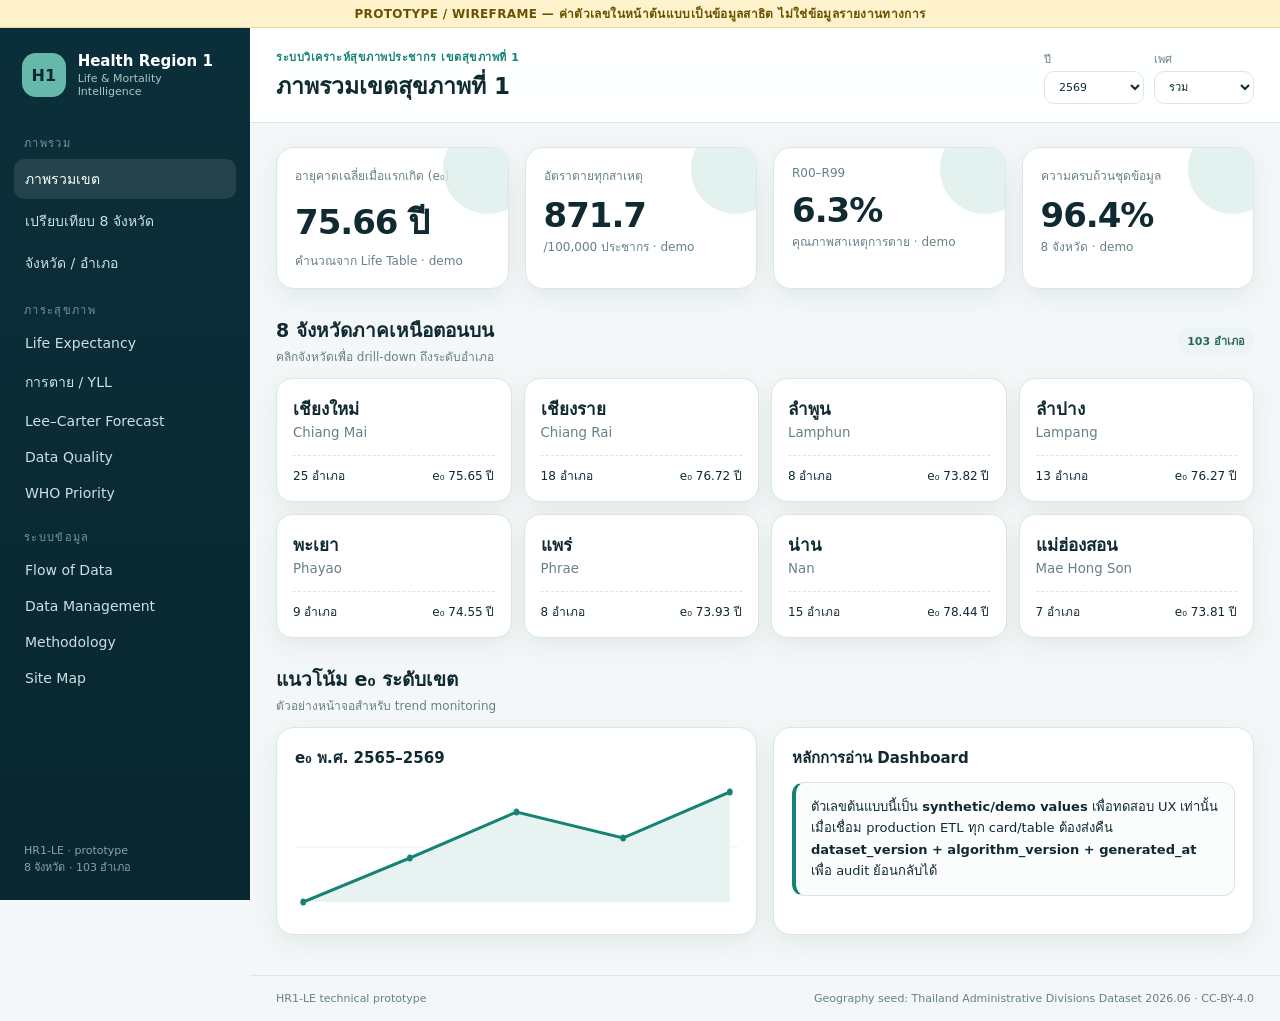
<file: index.html>
<!doctype html>
<html lang="th">
<head>
  <meta charset="utf-8">
  <meta name="viewport" content="width=device-width,initial-scale=1">
  <title>HR1-LE</title>
  <meta http-equiv="refresh" content="0; url=./web/">
  <link rel="canonical" href="./web/">
  <script>
    window.location.replace("./web/" + window.location.hash);
  </script>
</head>
<body>
  <p>กำลังเข้าสู่ HR1 Health Intelligence… <a href="./web/">เปิดเว็บไซต์</a></p>
</body>
</html>
</file>
<file: web/assets/styles.css>
:root{
  --nav:#0b2f3a; --nav2:#114653; --ink:#102a31; --muted:#678087;
  --bg:#f3f7f7; --panel:#ffffff; --line:#dbe6e7; --brand:#168275;
  --brand2:#65b8aa; --accent:#dcefeb; --warn:#a46a12; --warnbg:#fff7e5;
  --danger:#a04444; --good:#267457; --shadow:0 8px 24px rgba(15,51,59,.07);
  --radius:18px;
}
*{box-sizing:border-box}
html{scroll-behavior:smooth}
body{margin:0;font-family:system-ui,-apple-system,"Segoe UI","Noto Sans Thai",Tahoma,sans-serif;color:var(--ink);background:var(--bg)}
a{color:inherit}
.prototype-banner{height:28px;background:#fff3cd;color:#6a5200;display:flex;align-items:center;justify-content:center;font-size:12px;font-weight:700;letter-spacing:.03em;border-bottom:1px solid #eadba4;position:sticky;top:0;z-index:30}
.shell{display:grid;grid-template-columns:250px 1fr;min-height:calc(100vh - 28px)}
.sidebar{background:linear-gradient(180deg,var(--nav),#08272f);color:white;padding:20px 14px;position:sticky;top:28px;height:calc(100vh - 28px);overflow:auto}
.brand{display:flex;gap:12px;align-items:center;text-decoration:none;padding:4px 8px 18px}
.brand-mark{width:44px;height:44px;border-radius:14px;background:var(--brand2);display:grid;place-items:center;font-weight:900;color:#08272f}
.brand b{display:block;font-size:15px}.brand small{display:block;color:#a9c5ca;font-size:11px;margin-top:2px}
.nav-section{color:#6e9aa3;font-size:11px;text-transform:uppercase;letter-spacing:.12em;margin:18px 10px 7px}
nav a{display:block;text-decoration:none;color:#cce0e4;padding:9px 11px;border-radius:10px;margin:2px 0;font-size:14px}
nav a:hover,nav a.active{background:rgba(255,255,255,.10);color:#fff}
.sidebar-footer{position:sticky;top:100%;padding:18px 10px 4px;color:#7fa8b0;font-size:11px;line-height:1.55}
.workspace{min-width:0}
.topbar{background:rgba(255,255,255,.92);backdrop-filter:blur(12px);border-bottom:1px solid var(--line);padding:18px 26px;display:flex;align-items:end;justify-content:space-between;gap:20px;position:sticky;top:28px;z-index:20}
.eyebrow{font-size:11px;color:var(--brand);font-weight:800;letter-spacing:.05em}
.topbar h1{font-size:23px;margin:2px 0 0}.top-controls{display:flex;gap:10px}.top-controls label{font-size:11px;color:var(--muted)}
select,input{border:1px solid var(--line);background:white;border-radius:10px;padding:8px 10px;color:var(--ink);font:inherit}
.top-controls select{display:block;margin-top:3px;min-width:100px}
.content{padding:24px 26px 40px;max-width:1550px;width:100%;margin:0 auto}
.footer{display:flex;justify-content:space-between;gap:15px;border-top:1px solid var(--line);padding:16px 26px;color:var(--muted);font-size:11px}

.grid{display:grid;gap:16px}.grid.kpi{grid-template-columns:repeat(4,minmax(0,1fr))}.grid.two{grid-template-columns:repeat(2,minmax(0,1fr))}.grid.three{grid-template-columns:repeat(3,minmax(0,1fr))}
.card{background:var(--panel);border:1px solid var(--line);border-radius:var(--radius);box-shadow:var(--shadow);padding:18px}
.card h2,.card h3{margin:0 0 12px}.card h2{font-size:18px}.card h3{font-size:15px}
.kpi-card{position:relative;overflow:hidden;min-height:128px}.kpi-label{font-size:12px;color:var(--muted)}.kpi-value{font-size:34px;font-weight:850;margin:10px 0 2px;letter-spacing:-.03em}.kpi-meta{font-size:12px;color:var(--muted)}
.kpi-accent{position:absolute;width:90px;height:90px;border-radius:50%;background:var(--accent);right:-25px;top:-24px;opacity:.8}
.section-head{display:flex;align-items:center;justify-content:space-between;gap:12px;margin:26px 0 12px}.section-head h2{font-size:19px;margin:0}.section-head p{margin:2px 0 0;color:var(--muted);font-size:12px}
.badge{display:inline-flex;align-items:center;gap:6px;padding:5px 9px;border-radius:999px;background:#edf5f4;color:#28645d;font-size:11px;font-weight:750}
.badge.warn{background:var(--warnbg);color:var(--warn)}
.toolbar{display:flex;flex-wrap:wrap;align-items:center;gap:8px;margin-bottom:14px}
.province-grid{display:grid;grid-template-columns:repeat(4,minmax(0,1fr));gap:12px}
.province-card{display:block;text-decoration:none;background:white;border:1px solid var(--line);border-radius:16px;padding:16px;box-shadow:var(--shadow);transition:.15s}
.province-card:hover{transform:translateY(-2px);border-color:#9bc7c0}.province-card strong{font-size:17px;display:block}.province-card small{color:var(--muted)}
.province-card .metric{display:flex;justify-content:space-between;margin-top:14px;padding-top:10px;border-top:1px dashed var(--line);font-size:12px}
.table-wrap{overflow:auto;border:1px solid var(--line);border-radius:14px}
table{width:100%;border-collapse:collapse;background:white;font-size:13px}th{background:#f6f9f9;color:#4e666c;text-align:left;font-size:11px;letter-spacing:.03em;position:sticky;top:0}th,td{padding:11px 12px;border-bottom:1px solid #edf2f2;white-space:nowrap}tr:last-child td{border-bottom:0}tbody tr:hover{background:#fbfdfd}
.metric-link{font-weight:750;color:#176e65;text-decoration:none}
.bar-list{display:grid;gap:10px}.bar-row{display:grid;grid-template-columns:130px 1fr 58px;align-items:center;gap:10px;font-size:12px}.bar-track{height:9px;background:#edf2f2;border-radius:99px;overflow:hidden}.bar-fill{height:100%;background:linear-gradient(90deg,var(--brand),var(--brand2));border-radius:99px}
.spark{width:100%;height:130px}.spark-grid{stroke:#e8efef;stroke-width:1}.spark-line{stroke:var(--brand);stroke-width:3;fill:none}.spark-area{fill:#e7f3f1}.spark-dot{fill:var(--brand)}
.callout{border:1px solid #d8e7e4;border-left:4px solid var(--brand);background:#fbfdfd;border-radius:12px;padding:13px 15px;font-size:13px;line-height:1.65}.callout.warn{border-left-color:#c18b25;background:#fffaf0}
.flow{display:flex;flex-wrap:wrap;gap:10px;align-items:center}.flow-box{padding:12px 14px;border-radius:12px;background:#fff;border:1px solid var(--line);min-width:150px;text-align:center;font-size:12px;font-weight:750}.flow-arrow{color:#739099;font-weight:900}
.formula{font-family:ui-monospace,SFMono-Regular,Menlo,monospace;background:#082c35;color:#dff7f2;border-radius:14px;padding:15px;overflow:auto;font-size:13px;line-height:1.65}
.route-tree{font-family:ui-monospace,SFMono-Regular,Menlo,monospace;background:white;border:1px solid var(--line);border-radius:14px;padding:18px;white-space:pre-wrap;line-height:1.55;color:#24434b}
.tabs{display:flex;gap:6px;flex-wrap:wrap}.tab{border:1px solid var(--line);background:#fff;border-radius:999px;padding:7px 11px;font-size:12px;cursor:pointer}.tab.active{background:var(--nav2);color:white;border-color:var(--nav2)}
.status-dot{width:8px;height:8px;display:inline-block;border-radius:50%;background:#4a9c77;margin-right:6px}.status-dot.warn{background:#d79a32}
.district-hero{display:grid;grid-template-columns:1.3fr .7fr;gap:16px}
.muted{color:var(--muted)}.small{font-size:12px}.strong{font-weight:800}.right{text-align:right}
.icon-btn{border:0;background:transparent;font-size:22px}.mobile-only{display:none}

@media(max-width:1100px){
  .grid.kpi{grid-template-columns:repeat(2,1fr)}
  .province-grid{grid-template-columns:repeat(2,1fr)}
  .grid.three{grid-template-columns:1fr 1fr}
}
@media(max-width:820px){
  .prototype-banner{font-size:10px;text-align:center;padding:0 8px}
  .shell{display:block}.sidebar{position:fixed;left:-270px;top:28px;width:250px;z-index:40;transition:.2s}.sidebar.open{left:0}
  .topbar{padding:14px 16px;align-items:center}.topbar h1{font-size:18px}.mobile-only{display:inline-block}.top-controls{display:none}
  .content{padding:16px}.grid.kpi,.grid.two,.grid.three,.province-grid,.district-hero{grid-template-columns:1fr}
  .bar-row{grid-template-columns:95px 1fr 50px}.footer{padding:14px 16px;display:block}
}
</file>
